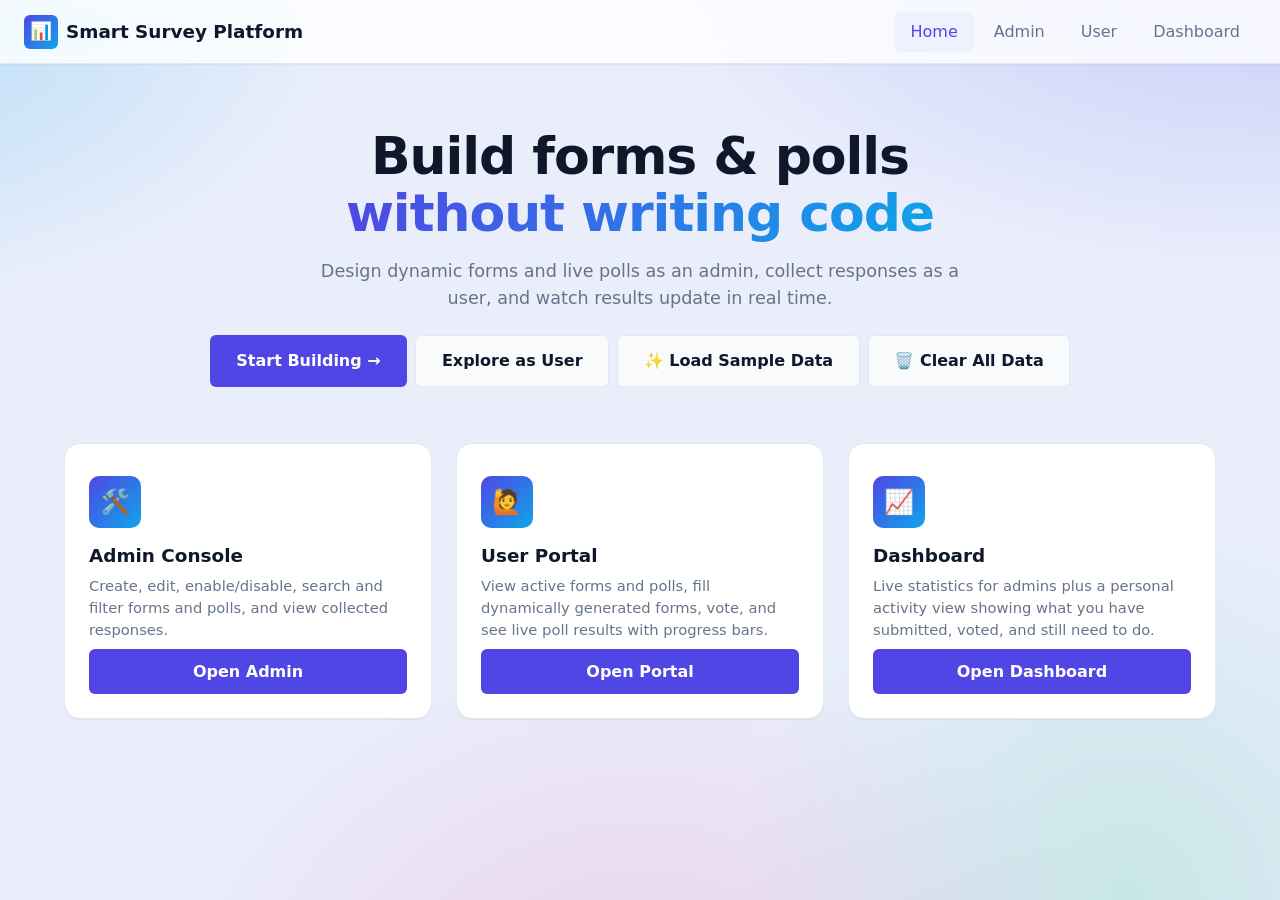
<file: index.html>
<!DOCTYPE html>
<html lang="en" data-theme="light">
  <head>
    <meta charset="UTF-8" />
    <meta name="viewport" content="width=device-width, initial-scale=1.0" />
    <title>Smart Survey, Forms &amp; Polling Platform</title>
    <link rel="stylesheet" href="shared/css/style.css" />
  </head>
  <body>
    <!-- Top navigation shared across pages -->
    <header class="navbar">
      <a class="navbar__brand" href="index.html">
        <span class="navbar__logo" aria-hidden="true">📊</span>
        <span>Smart Survey Platform</span>
      </a>
      <nav class="navbar__links" aria-label="Primary">
        <a class="navbar__link" href="index.html" data-nav>Home</a>
        <a class="navbar__link" href="admin/html/admin.html" data-nav>Admin</a>
        <a class="navbar__link" href="user/html/user.html" data-nav>User</a>
        <a class="navbar__link" href="dashboard/html/dashboard.html" data-nav>Dashboard</a>
      </nav>
    </header>

    <main class="page">
      <!-- Hero -->
      <section class="hero">
        <h1 class="hero__title">
          Build forms &amp; polls
          <span class="hero__accent">without writing code</span>
        </h1>
        <p class="hero__subtitle">
          Design dynamic forms and live polls as an admin, collect responses as
          a user, and watch results update in real time.
        </p>
        <div class="hero__actions">
          <a class="btn btn--primary btn--lg" href="admin/html/admin.html">Start Building →</a>
          <a class="btn btn--secondary btn--lg" href="user/html/user.html">Explore as User</a>
          <button class="btn btn--secondary btn--lg" type="button" id="loadSampleBtn">
            ✨ Load Sample Data
          </button>
          <button class="btn btn--secondary btn--lg" type="button" id="clearDataBtn">
            🗑️ Clear All Data
          </button>
        </div>
      </section>

      <!-- Feature / destination cards -->
      <section class="tile-grid" aria-label="Choose a section">
        <article class="tile">
          <span class="tile__icon" aria-hidden="true">🛠️</span>
          <h3 class="tile__title">Admin Console</h3>
          <p class="tile__desc">
            Create, edit, enable/disable, search and filter forms and polls,
            and view collected responses.
          </p>
          <a class="btn btn--primary btn--block" href="admin/html/admin.html">Open Admin</a>
        </article>

        <article class="tile">
          <span class="tile__icon" aria-hidden="true">🙋</span>
          <h3 class="tile__title">User Portal</h3>
          <p class="tile__desc">
            View active forms and polls, fill dynamically generated forms,
            vote, and see live poll results with progress bars.
          </p>
          <a class="btn btn--primary btn--block" href="user/html/user.html">Open Portal</a>
        </article>

        <article class="tile">
          <span class="tile__icon" aria-hidden="true">📈</span>
          <h3 class="tile__title">Dashboard</h3>
          <p class="tile__desc">
            Live statistics for admins plus a personal activity view showing
            what you have submitted, voted, and still need to do.
          </p>
          <a class="btn btn--primary btn--block" href="dashboard/html/dashboard.html">Open Dashboard</a>
        </article>
      </section>
    </main>

    <!-- Home controller (imports app.js for the shared shell). -->
    <script type="module" src="shared/js/home.js"></script>
  </body>
</html>
</file>
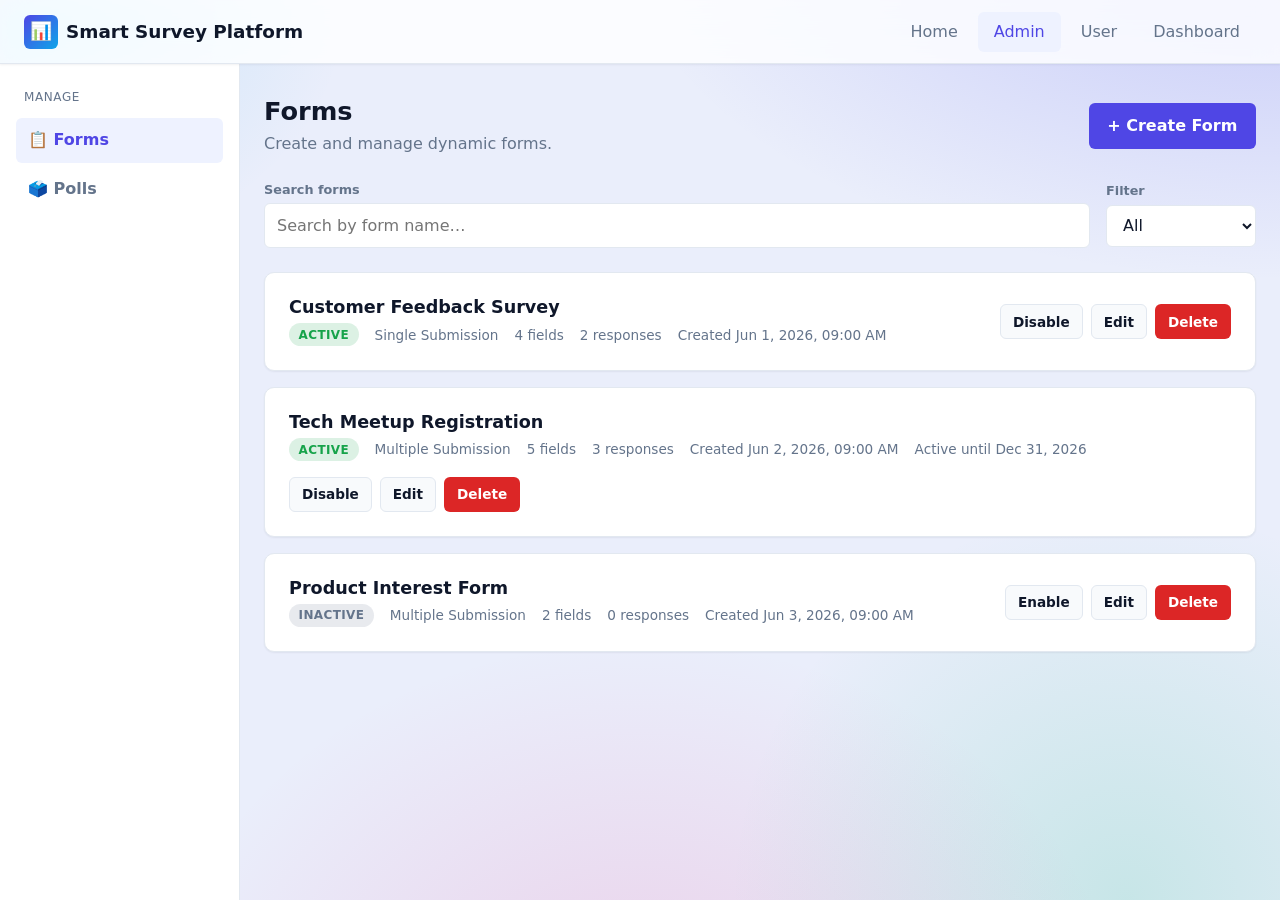
<file: admin.html>
<!DOCTYPE html>
<html lang="en" data-theme="light">
  <head>
    <meta charset="UTF-8" />
    <meta name="viewport" content="width=device-width, initial-scale=1.0" />
    <title>Admin Console · Smart Survey Platform</title>
    <link rel="stylesheet" href="css/style.css" />
    <link rel="stylesheet" href="css/admin.css" />
  </head>
  <body>
    <header class="navbar">
      <a class="navbar__brand" href="index.html">
        <span class="navbar__logo" aria-hidden="true">📊</span>
        <span>Smart Survey Platform</span>
      </a>
      <nav class="navbar__links" aria-label="Primary">
        <a class="navbar__link" href="index.html" data-nav>Home</a>
        <a class="navbar__link" href="admin.html" data-nav>Admin</a>
        <a class="navbar__link" href="user.html" data-nav>User</a>
        <a class="navbar__link" href="dashboard.html" data-nav>Dashboard</a>
      </nav>
    </header>

    <div class="admin-shell">
      <!-- Sidebar navigation between Forms and Polls management -->
      <aside class="sidebar" aria-label="Admin sections">
        <span class="sidebar__heading">Manage</span>
        <button class="sidebar__item" type="button" data-view="forms">
          📋 Forms
        </button>
        <button class="sidebar__item" type="button" data-view="polls">
          🗳️ Polls
        </button>
      </aside>

      <main class="admin-content">
        <!-- Forms panel -->
        <section data-view-panel="forms" aria-label="Manage forms">
          <div class="page__header">
            <div>
              <h1 class="page__title">Forms</h1>
              <p class="page__subtitle">Create and manage dynamic forms.</p>
            </div>
            <button class="btn btn--primary" type="button" id="createFormBtn">
              + Create Form
            </button>
          </div>

          <div class="toolbar">
            <label class="toolbar__search labeled">
              <span class="labeled__caption">Search forms</span>
              <input
                class="form-control"
                type="search"
                id="formSearch"
                placeholder="Search by form name…"
              />
            </label>
            <label class="toolbar__filter labeled">
              <span class="labeled__caption">Filter</span>
              <select class="form-control" id="formFilter"></select>
            </label>
          </div>

          <div class="list" id="formsList"></div>
        </section>

        <!-- Polls panel -->
        <section data-view-panel="polls" aria-label="Manage polls" hidden>
          <div class="page__header">
            <div>
              <h1 class="page__title">Polls</h1>
              <p class="page__subtitle">Create and manage polls.</p>
            </div>
            <button class="btn btn--primary" type="button" id="createPollBtn">
              + Create Poll
            </button>
          </div>

          <div class="toolbar">
            <label class="toolbar__search labeled">
              <span class="labeled__caption">Search polls</span>
              <input
                class="form-control"
                type="search"
                id="pollSearch"
                placeholder="Search by question…"
              />
            </label>
            <label class="toolbar__filter labeled">
              <span class="labeled__caption">Filter</span>
              <select class="form-control" id="pollFilter"></select>
            </label>
          </div>

          <div class="list" id="pollsList"></div>
        </section>
      </main>
    </div>

    <!-- app.js is imported by admin.js, so the shared shell initialises too. -->
    <script type="module" src="js/admin.js"></script>
  </body>
</html>
</file>
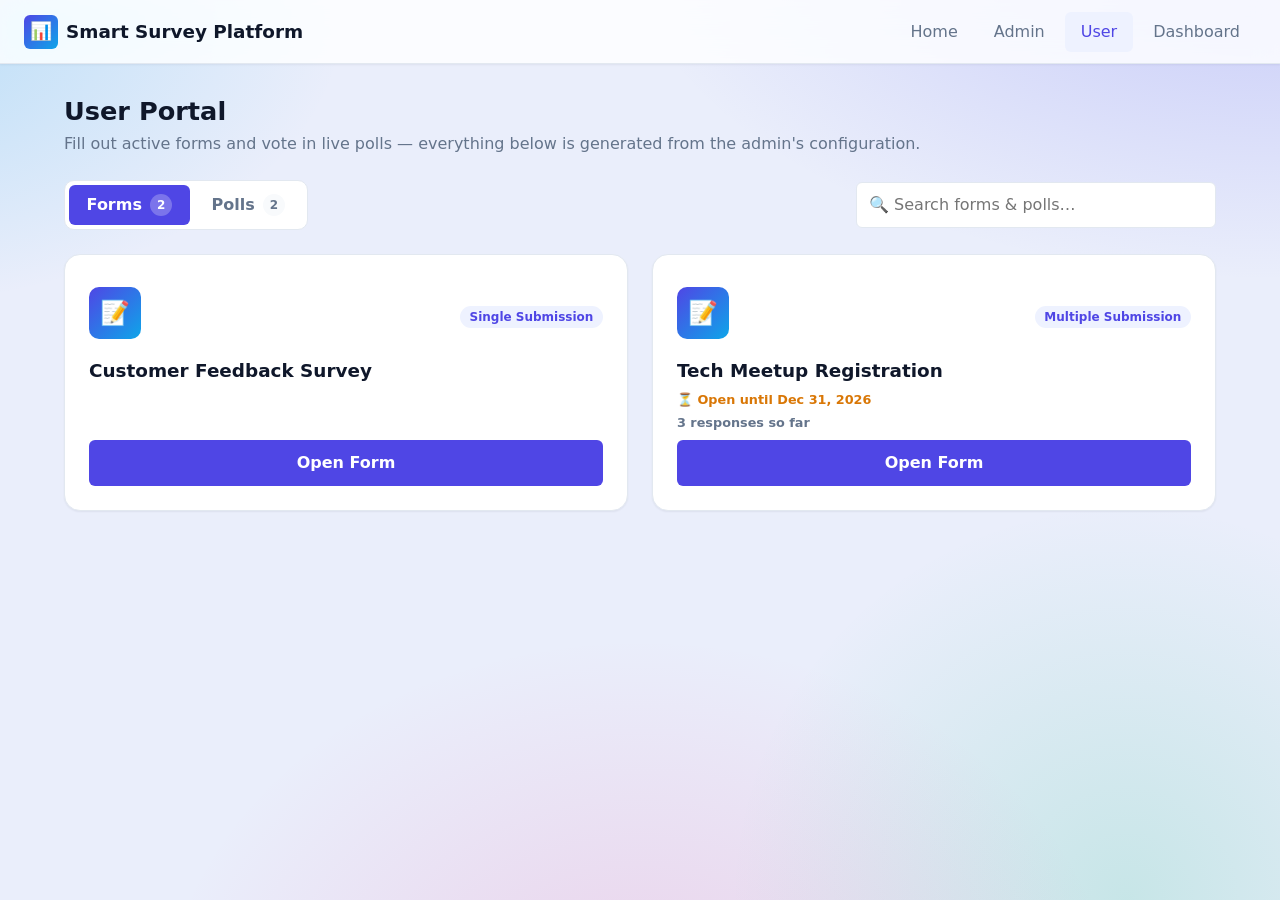
<file: user.html>
<!DOCTYPE html>
<html lang="en" data-theme="light">
  <head>
    <meta charset="UTF-8" />
    <meta name="viewport" content="width=device-width, initial-scale=1.0" />
    <title>User Portal · Smart Survey Platform</title>
    <link rel="stylesheet" href="css/style.css" />
    <link rel="stylesheet" href="css/user.css" />
  </head>
  <body>
    <header class="navbar">
      <a class="navbar__brand" href="index.html">
        <span class="navbar__logo" aria-hidden="true">📊</span>
        <span>Smart Survey Platform</span>
      </a>
      <nav class="navbar__links" aria-label="Primary">
        <a class="navbar__link" href="index.html" data-nav>Home</a>
        <a class="navbar__link" href="admin.html" data-nav>Admin</a>
        <a class="navbar__link" href="user.html" data-nav>User</a>
        <a class="navbar__link" href="dashboard.html" data-nav>Dashboard</a>
      </nav>
    </header>

    <main class="page">
      <div class="page__header">
        <div>
          <h1 class="page__title">User Portal</h1>
          <p class="page__subtitle">
            Fill out active forms and vote in live polls — everything below is
            generated from the admin's configuration.
          </p>
        </div>
      </div>

      <!-- Toolbar: tabs (with live counts) + instant search -->
      <div class="user-toolbar">
        <div class="tabs" role="tablist" aria-label="User sections">
          <button class="tab" type="button" role="tab" data-user-view="forms">
            Forms <span class="tab__count" id="formsCount">0</span>
          </button>
          <button class="tab" type="button" role="tab" data-user-view="polls">
            Polls <span class="tab__count" id="pollsCount">0</span>
          </button>
        </div>

        <label class="user-search">
          <span class="visually-hidden">Search forms and polls</span>
          <input
            class="form-control"
            type="search"
            id="userSearch"
            placeholder="🔍 Search forms &amp; polls…"
          />
        </label>
      </div>

      <!-- Active forms -->
      <section data-user-panel="forms" aria-label="Active forms">
        <div class="tile-grid" id="userFormsList"></div>
      </section>

      <!-- Active polls -->
      <section data-user-panel="polls" aria-label="Active polls" hidden>
        <div class="poll-list" id="userPollsList"></div>
      </section>
    </main>

    <script type="module" src="js/user.js"></script>
  </body>
</html>
</file>
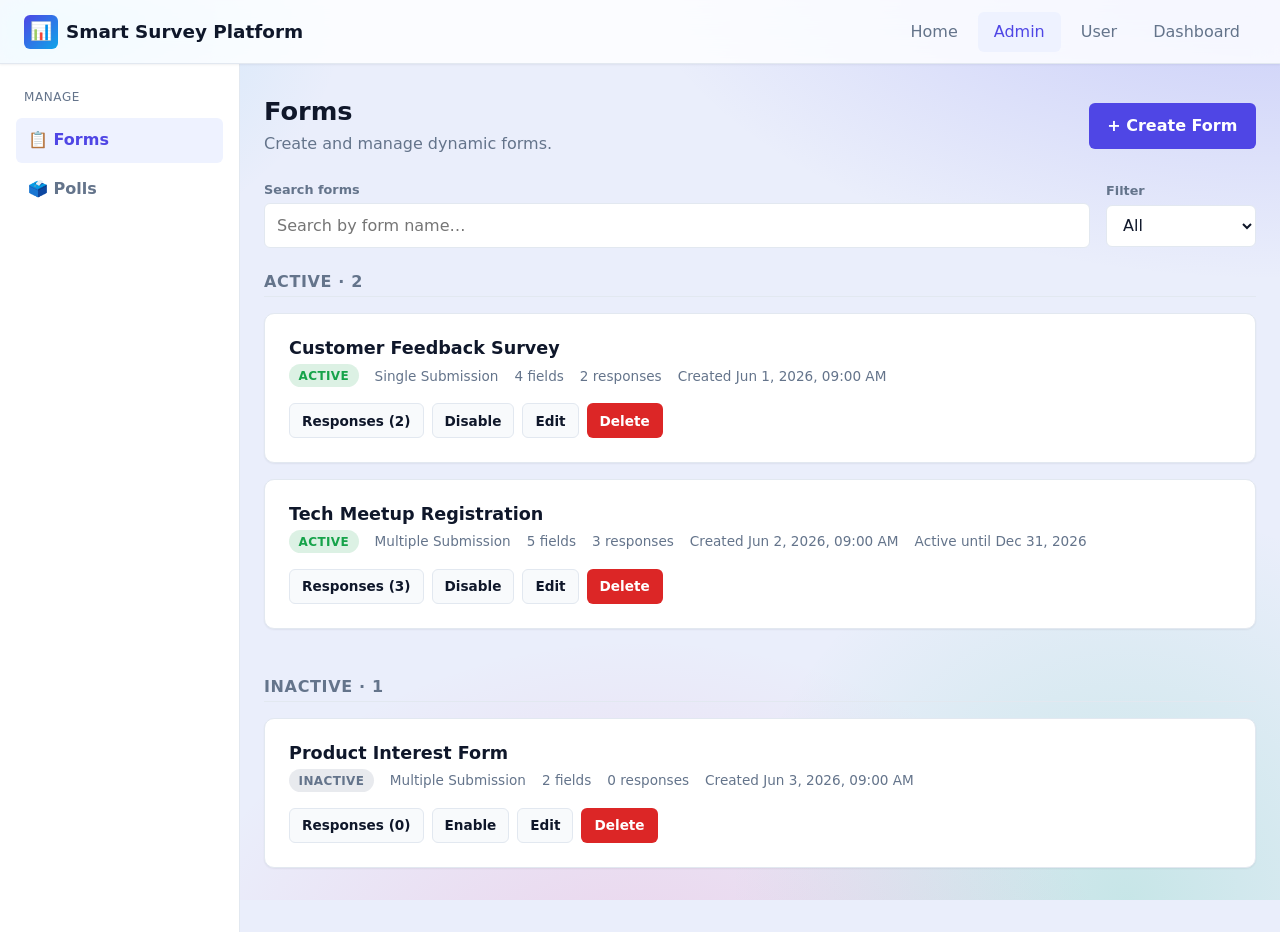
<file: admin/html/admin.html>
<!DOCTYPE html>
<html lang="en" data-theme="light">
  <head>
    <meta charset="UTF-8" />
    <meta name="viewport" content="width=device-width, initial-scale=1.0" />
    <title>Admin Console · Smart Survey Platform</title>
    <link rel="stylesheet" href="../../shared/css/style.css" />
    <link rel="stylesheet" href="../css/admin.css" />
  </head>
  <body>
    <header class="navbar">
      <a class="navbar__brand" href="../../index.html">
        <span class="navbar__logo" aria-hidden="true">📊</span>
        <span>Smart Survey Platform</span>
      </a>
      <nav class="navbar__links" aria-label="Primary">
        <a class="navbar__link" href="../../index.html" data-nav>Home</a>
        <a class="navbar__link" href="admin.html" data-nav>Admin</a>
        <a class="navbar__link" href="../../user/html/user.html" data-nav>User</a>
        <a class="navbar__link" href="../../dashboard/html/dashboard.html" data-nav>Dashboard</a>
      </nav>
    </header>

    <div class="admin-shell">
      <!-- Sidebar navigation between Forms and Polls management -->
      <aside class="sidebar" aria-label="Admin sections">
        <span class="sidebar__heading">Manage</span>
        <button class="sidebar__item" type="button" data-view="forms">
          📋 Forms
        </button>
        <button class="sidebar__item" type="button" data-view="polls">
          🗳️ Polls
        </button>
      </aside>

      <main class="admin-content">
        <!-- Forms panel -->
        <section data-view-panel="forms" aria-label="Manage forms">
          <div class="page__header">
            <div>
              <h1 class="page__title">Forms</h1>
              <p class="page__subtitle">Create and manage dynamic forms.</p>
            </div>
            <button class="btn btn--primary" type="button" id="createFormBtn">
              + Create Form
            </button>
          </div>

          <div class="toolbar">
            <label class="toolbar__search labeled">
              <span class="labeled__caption">Search forms</span>
              <input
                class="form-control"
                type="search"
                id="formSearch"
                placeholder="Search by form name…"
              />
            </label>
            <label class="toolbar__filter labeled">
              <span class="labeled__caption">Filter</span>
              <select class="form-control" id="formFilter"></select>
            </label>
          </div>

          <div class="list" id="formsList"></div>
        </section>

        <!-- Polls panel -->
        <section data-view-panel="polls" aria-label="Manage polls" hidden>
          <div class="page__header">
            <div>
              <h1 class="page__title">Polls</h1>
              <p class="page__subtitle">Create and manage polls.</p>
            </div>
            <button class="btn btn--primary" type="button" id="createPollBtn">
              + Create Poll
            </button>
          </div>

          <div class="toolbar">
            <label class="toolbar__search labeled">
              <span class="labeled__caption">Search polls</span>
              <input
                class="form-control"
                type="search"
                id="pollSearch"
                placeholder="Search by question…"
              />
            </label>
            <label class="toolbar__filter labeled">
              <span class="labeled__caption">Filter</span>
              <select class="form-control" id="pollFilter"></select>
            </label>
          </div>

          <div class="list" id="pollsList"></div>
        </section>
      </main>
    </div>

    <!-- app.js is imported by admin.js, so the shared shell initialises too. -->
    <script type="module" src="../js/admin.js"></script>
  </body>
</html>
</file>
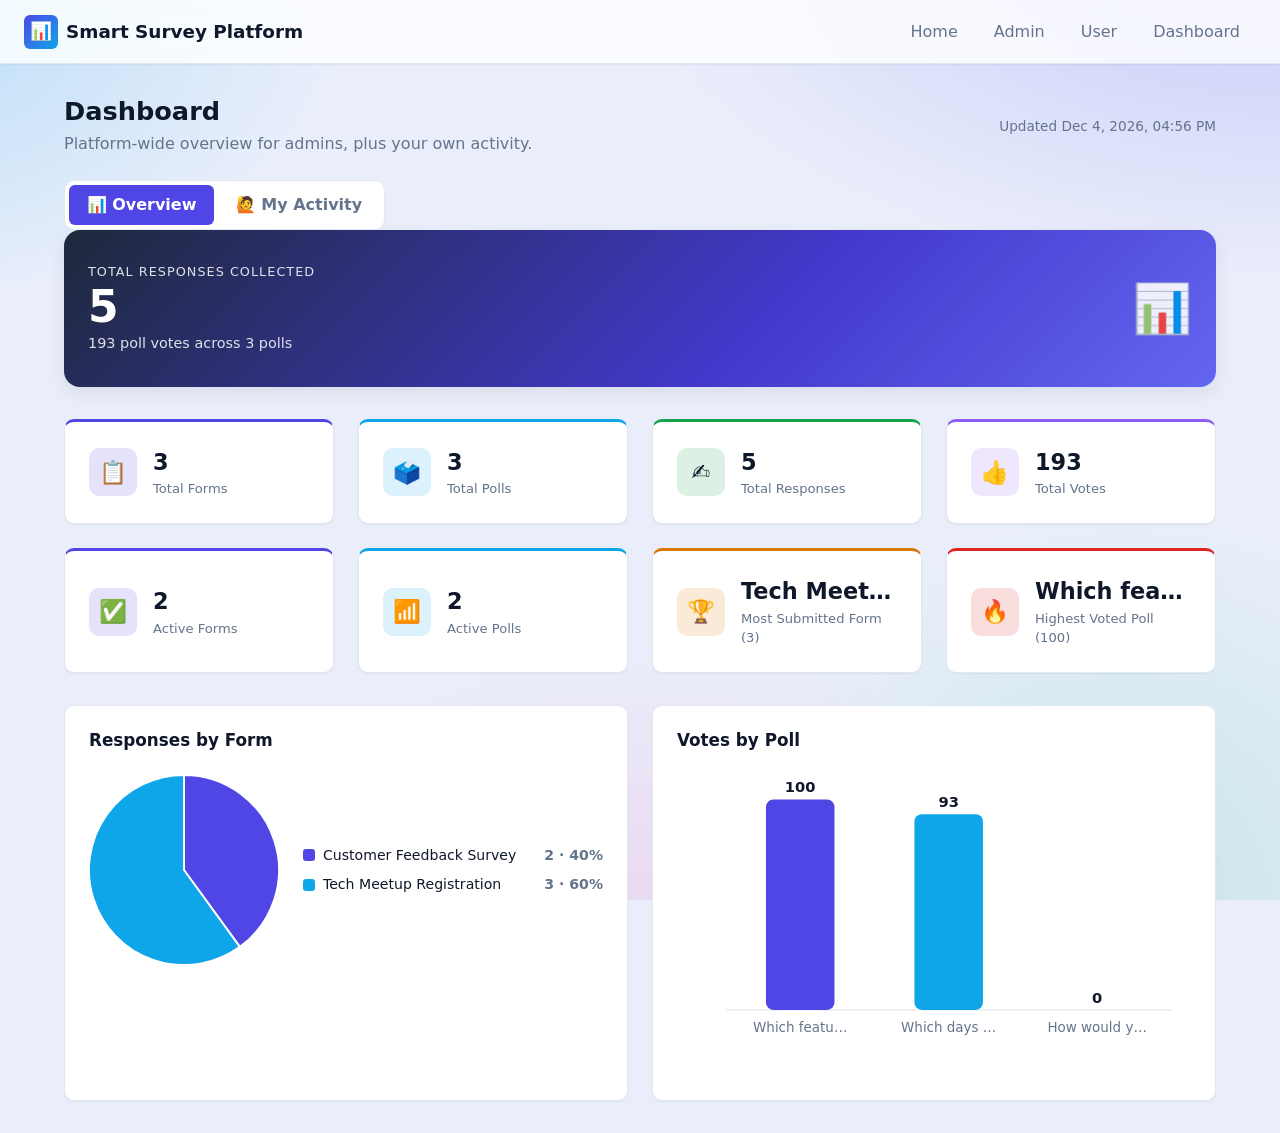
<file: dashboard/html/dashboard.html>
<!DOCTYPE html>
<html lang="en" data-theme="light">
  <head>
    <meta charset="UTF-8" />
    <meta name="viewport" content="width=device-width, initial-scale=1.0" />
    <title>Dashboard · Smart Survey Platform</title>
    <link rel="stylesheet" href="../../shared/css/style.css" />
    <link rel="stylesheet" href="../css/dashboard.css" />
  </head>
  <body>
    <header class="navbar">
      <a class="navbar__brand" href="../../index.html">
        <span class="navbar__logo" aria-hidden="true">📊</span>
        <span>Smart Survey Platform</span>
      </a>
      <nav class="navbar__links" aria-label="Primary">
        <a class="navbar__link" href="../../index.html" data-nav>Home</a>
        <a class="navbar__link" href="../../admin/html/admin.html" data-nav>Admin</a>
        <a class="navbar__link" href="../../user/html/user.html" data-nav>User</a>
        <a class="navbar__link" href="dashboard.html" data-nav>Dashboard</a>
      </nav>
    </header>

    <main class="page">
      <div class="page__header">
        <div>
          <h1 class="page__title">Dashboard</h1>
          <p class="page__subtitle">
            Platform-wide overview for admins, plus your own activity.
          </p>
        </div>
        <span class="dashboard__refreshed" id="refreshedAt"></span>
      </div>

      <!-- Switch between the admin overview and the user's own activity -->
      <div class="tabs" role="tablist" aria-label="Dashboard views">
        <button class="tab" type="button" role="tab" data-dash-view="overview">
          📊 Overview
        </button>
        <button class="tab" type="button" role="tab" data-dash-view="me">
          🙋 My Activity
        </button>
      </div>

      <!-- Admin overview -->
      <section data-dash-panel="overview" aria-label="Admin overview">
        <section class="dash-banner" aria-label="Summary">
          <div class="dash-banner__content">
            <span class="dash-banner__label">Total Responses Collected</span>
            <span class="dash-banner__value" id="bannerValue">0</span>
            <span class="dash-banner__meta" id="bannerMeta"></span>
          </div>
          <span class="dash-banner__icon" aria-hidden="true">📊</span>
        </section>

        <section class="stats-grid" id="statsGrid" aria-label="Key statistics"></section>

        <section class="chart-grid" aria-label="Charts">
          <article class="chart-card">
            <h3 class="chart-card__title">Responses by Form</h3>
            <div class="chart-card__body" id="pieChart"></div>
          </article>
          <article class="chart-card">
            <h3 class="chart-card__title">Votes by Poll</h3>
            <div class="chart-card__body" id="barChart"></div>
          </article>
        </section>
      </section>

      <!-- User's own activity -->
      <section data-dash-panel="me" aria-label="My activity" hidden>
        <section class="dash-banner dash-banner--user" aria-label="My summary">
          <div class="dash-banner__content">
            <span class="dash-banner__label">Forms You've Submitted</span>
            <span class="dash-banner__value" id="myBannerValue">0</span>
            <span class="dash-banner__meta" id="myBannerMeta"></span>
          </div>
          <span class="dash-banner__icon" aria-hidden="true">🙋</span>
        </section>

        <section class="stats-grid" id="myStatsGrid" aria-label="My statistics"></section>

        <section class="chart-grid" aria-label="Things to do">
          <article class="chart-card">
            <h3 class="chart-card__title">Forms left to fill</h3>
            <div id="pendingForms"></div>
          </article>
          <article class="chart-card">
            <h3 class="chart-card__title">Polls left to vote</h3>
            <div id="pendingPolls"></div>
          </article>
        </section>
      </section>
    </main>

    <script type="module" src="../js/dashboard.js"></script>
  </body>
</html>
</file>
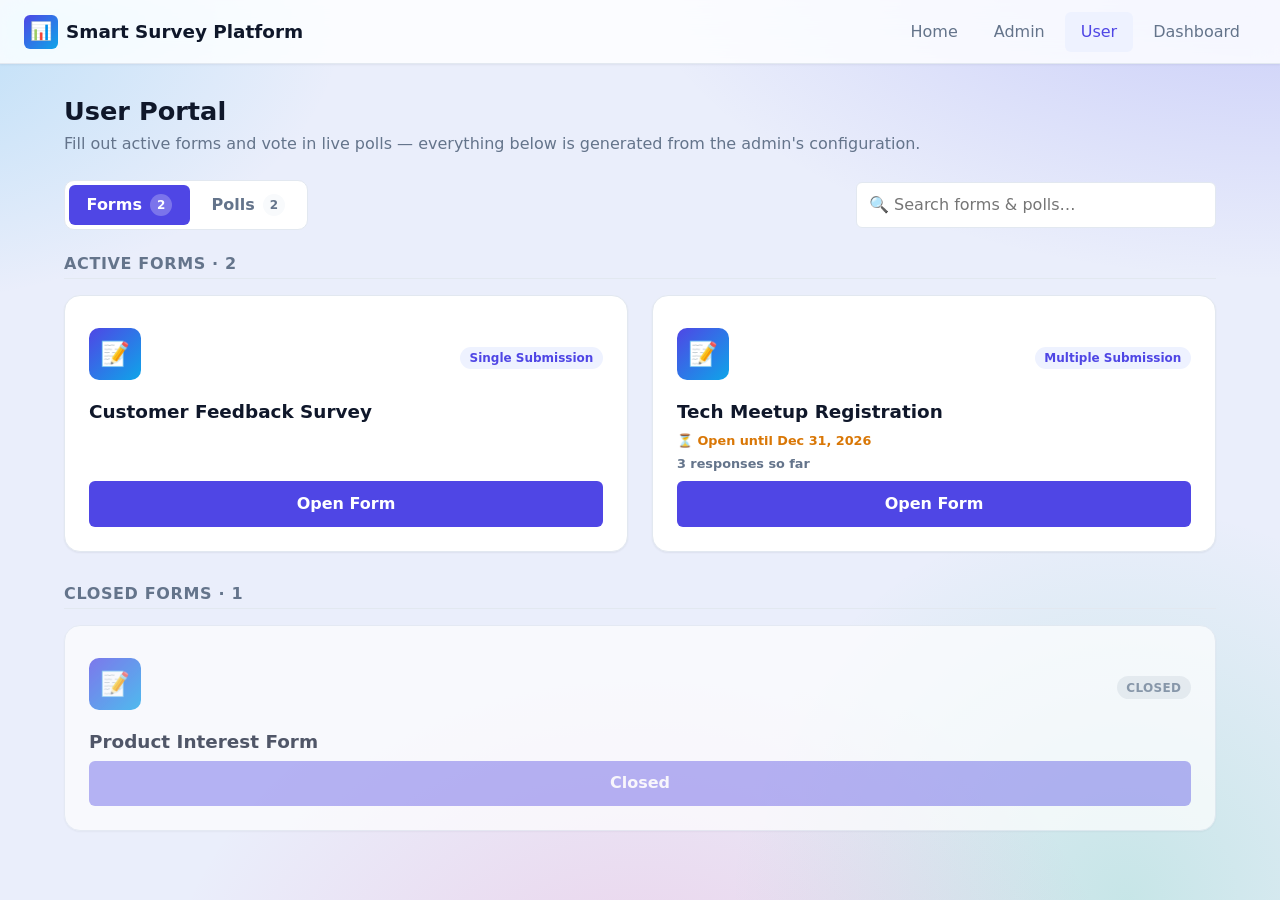
<file: user/html/user.html>
<!DOCTYPE html>
<html lang="en" data-theme="light">
  <head>
    <meta charset="UTF-8" />
    <meta name="viewport" content="width=device-width, initial-scale=1.0" />
    <title>User Portal · Smart Survey Platform</title>
    <link rel="stylesheet" href="../../shared/css/style.css" />
    <link rel="stylesheet" href="../css/user.css" />
  </head>
  <body>
    <header class="navbar">
      <a class="navbar__brand" href="../../index.html">
        <span class="navbar__logo" aria-hidden="true">📊</span>
        <span>Smart Survey Platform</span>
      </a>
      <nav class="navbar__links" aria-label="Primary">
        <a class="navbar__link" href="../../index.html" data-nav>Home</a>
        <a class="navbar__link" href="../../admin/html/admin.html" data-nav>Admin</a>
        <a class="navbar__link" href="user.html" data-nav>User</a>
        <a class="navbar__link" href="../../dashboard/html/dashboard.html" data-nav>Dashboard</a>
      </nav>
    </header>

    <main class="page">
      <div class="page__header">
        <div>
          <h1 class="page__title">User Portal</h1>
          <p class="page__subtitle">
            Fill out active forms and vote in live polls — everything below is
            generated from the admin's configuration.
          </p>
        </div>
      </div>

      <!-- Toolbar: tabs (with live counts) + instant search -->
      <div class="user-toolbar">
        <div class="tabs" role="tablist" aria-label="User sections">
          <button class="tab" type="button" role="tab" data-user-view="forms">
            Forms <span class="tab__count" id="formsCount">0</span>
          </button>
          <button class="tab" type="button" role="tab" data-user-view="polls">
            Polls <span class="tab__count" id="pollsCount">0</span>
          </button>
        </div>

        <label class="user-search">
          <span class="visually-hidden">Search forms and polls</span>
          <input
            class="form-control"
            type="search"
            id="userSearch"
            placeholder="🔍 Search forms &amp; polls…"
          />
        </label>
      </div>

      <!-- Forms (grouped into Active and Closed sections by user.js) -->
      <section data-user-panel="forms" aria-label="Forms">
        <div class="user-lists" id="userFormsList"></div>
      </section>

      <!-- Polls (grouped into Active and Closed sections by user.js) -->
      <section data-user-panel="polls" aria-label="Polls" hidden>
        <div class="user-lists" id="userPollsList"></div>
      </section>
    </main>

    <script type="module" src="../js/user.js"></script>
  </body>
</html>
</file>
<file: shared/css/style.css>
/* =============================================================================
   style.css - Global styles shared across every page.
   Uses CSS variables (theming), Flexbox/Grid, and reusable class-based rules.
   ============================================================================= */

/* ---- Design tokens (light theme defaults) -------------------------------- */
:root {
  /* Colour palette */
  --color-primary: #4f46e5;
  --color-primary-dark: #4338ca;
  --color-primary-soft: #eef2ff;
  --color-info: #0ea5e9;
  --color-success: #16a34a;
  --color-warning: #d97706;
  --color-danger: #dc2626;

  /* Surfaces & text */
  --color-bg: #eaeefb;
  --color-surface: #ffffff;
  --color-surface-alt: #f8fafc;
  --color-border: #e2e8f0;
  --color-text: #0f172a;
  --color-text-muted: #64748b;

  /* Spacing scale */
  --space-xs: 0.25rem;
  --space-sm: 0.5rem;
  --space-md: 1rem;
  --space-lg: 1.5rem;
  --space-xl: 2rem;

  /* Radii & shadows */
  --radius-sm: 6px;
  --radius-md: 10px;
  --radius-lg: 16px;
  --shadow-sm: 0 1px 2px rgba(15, 23, 42, 0.06);
  --shadow-md: 0 6px 18px rgba(15, 23, 42, 0.08);
  --shadow-lg: 0 20px 40px rgba(15, 23, 42, 0.18);

  /* Layout */
  --navbar-height: 64px;
  --sidebar-width: 240px;
  --transition: 180ms ease;
  --font-sans: 'Segoe UI', system-ui, -apple-system, Roboto, Arial, sans-serif;
}

/* ---- Reset --------------------------------------------------------------- */
*,
*::before,
*::after {
  box-sizing: border-box;
  margin: 0;
  padding: 0;
}

html {
  font-size: 16px;
}

body {
  font-family: var(--font-sans);
  background-color: var(--color-bg);
  /* Colourful ambient gradient mesh so the page is never flat white. */
  background-image:
    radial-gradient(75rem 40rem at 100% -8%, rgba(99, 102, 241, 0.28), transparent 55%),
    radial-gradient(60rem 35rem at -12% 2%, rgba(14, 165, 233, 0.24), transparent 52%),
    radial-gradient(55rem 45rem at 50% 115%, rgba(236, 72, 153, 0.18), transparent 55%),
    radial-gradient(45rem 45rem at 88% 100%, rgba(16, 185, 129, 0.16), transparent 55%);
  background-attachment: fixed;
  color: var(--color-text);
  line-height: 1.5;
  min-height: 100vh;
  transition: background-color var(--transition), color var(--transition);
}

h1, h2, h3, h4 {
  line-height: 1.25;
  font-weight: 700;
}

a {
  color: inherit;
  text-decoration: none;
}

ul {
  list-style: none;
}

/* ---- Navbar -------------------------------------------------------------- */
.navbar {
  height: var(--navbar-height);
  background-color: color-mix(in srgb, var(--color-surface) 82%, transparent);
  backdrop-filter: saturate(180%) blur(12px);
  border-bottom: 1px solid var(--color-border);
  display: flex;
  align-items: center;
  justify-content: space-between;
  padding: 0 var(--space-lg);
  position: sticky;
  top: 0;
  z-index: 40;
  box-shadow: var(--shadow-sm);
}

.navbar__brand {
  display: flex;
  align-items: center;
  gap: var(--space-sm);
  font-weight: 700;
  font-size: 1.15rem;
}

.navbar__logo {
  width: 34px;
  height: 34px;
  display: grid;
  place-items: center;
  border-radius: var(--radius-sm);
  background: linear-gradient(135deg, var(--color-primary), var(--color-info));
  color: #fff;
  font-size: 1.1rem;
}

.navbar__links {
  display: flex;
  align-items: center;
  gap: var(--space-xs);
}

.navbar__link {
  padding: var(--space-sm) var(--space-md);
  border-radius: var(--radius-sm);
  color: var(--color-text-muted);
  font-weight: 500;
  transition: background-color var(--transition), color var(--transition);
}

.navbar__link:hover {
  background-color: var(--color-surface-alt);
  color: var(--color-text);
}

.navbar__link.is-active {
  background-color: var(--color-primary-soft);
  color: var(--color-primary);
}

/* ---- Buttons ------------------------------------------------------------- */
.btn {
  --btn-bg: var(--color-surface-alt);
  --btn-fg: var(--color-text);
  display: inline-flex;
  align-items: center;
  justify-content: center;
  gap: var(--space-xs);
  padding: 0.6rem 1.1rem;
  border: 1px solid transparent;
  border-radius: var(--radius-sm);
  background-color: var(--btn-bg);
  color: var(--btn-fg);
  font: inherit;
  font-weight: 600;
  cursor: pointer;
  transition: transform var(--transition), background-color var(--transition),
    box-shadow var(--transition), opacity var(--transition);
}

.btn:hover {
  transform: translateY(-1px);
  box-shadow: var(--shadow-sm);
}

.btn:active {
  transform: translateY(0);
}

.btn:disabled {
  opacity: 0.55;
  cursor: not-allowed;
  transform: none;
  box-shadow: none;
}

.btn--primary {
  --btn-bg: var(--color-primary);
  --btn-fg: #fff;
}
.btn--primary:hover {
  --btn-bg: var(--color-primary-dark);
}

.btn--secondary {
  --btn-bg: var(--color-surface-alt);
  --btn-fg: var(--color-text);
  border-color: var(--color-border);
}

.btn--danger {
  --btn-bg: var(--color-danger);
  --btn-fg: #fff;
}

.btn--sm {
  padding: 0.4rem 0.75rem;
  font-size: 0.85rem;
}

.btn--block {
  width: 100%;
}

.btn--icon {
  padding: 0.35rem 0.55rem;
  --btn-bg: transparent;
  border-color: var(--color-border);
  font-size: 0.9rem;
  line-height: 1;
}

.btn--icon.btn--danger {
  border-color: transparent;
}

/* ---- Form controls ------------------------------------------------------- */
.form-control {
  width: 100%;
  padding: 0.6rem 0.75rem;
  border: 1px solid var(--color-border);
  border-radius: var(--radius-sm);
  background-color: var(--color-surface);
  color: var(--color-text);
  font: inherit;
  transition: border-color var(--transition), box-shadow var(--transition);
}

.form-control:focus {
  outline: none;
  border-color: var(--color-primary);
  box-shadow: 0 0 0 3px var(--color-primary-soft);
}

textarea.form-control {
  resize: vertical;
}

.labeled {
  display: flex;
  flex-direction: column;
  gap: var(--space-xs);
}

.labeled__caption {
  font-size: 0.8rem;
  font-weight: 600;
  color: var(--color-text-muted);
}

.checkbox-inline {
  display: inline-flex;
  align-items: center;
  gap: var(--space-xs);
  cursor: pointer;
}

/* Radio / checkbox groups shared by builder and rendered forms */
.choice-group {
  display: flex;
  flex-direction: column;
  gap: var(--space-sm);
}

.choice {
  display: flex;
  align-items: center;
  gap: var(--space-sm);
  padding: 0.5rem 0.75rem;
  border: 1px solid var(--color-border);
  border-radius: var(--radius-sm);
  cursor: pointer;
  transition: border-color var(--transition), background-color var(--transition);
}

.choice:hover {
  border-color: var(--color-primary);
  background-color: var(--color-surface-alt);
}

/* ---- Rendered dynamic form fields --------------------------------------- */
.form-field {
  display: flex;
  flex-direction: column;
  gap: var(--space-xs);
  margin-bottom: var(--space-md);
}

.form-field__label {
  font-weight: 600;
  font-size: 0.9rem;
}

.form-field__error {
  color: var(--color-danger);
  font-size: 0.8rem;
  min-height: 1rem;
}

.form-field--error .form-control,
.form-field--error .choice-group {
  border-color: var(--color-danger);
}

/* ---- Pills / status badges ---------------------------------------------- */
.pill {
  display: inline-flex;
  align-items: center;
  padding: 0.15rem 0.6rem;
  border-radius: 999px;
  font-size: 0.75rem;
  font-weight: 700;
  text-transform: uppercase;
  letter-spacing: 0.03em;
}

.pill--active {
  background-color: rgba(22, 163, 74, 0.15);
  color: var(--color-success);
}

.pill--inactive {
  background-color: rgba(100, 116, 139, 0.15);
  color: var(--color-text-muted);
}

.pill--info {
  background-color: var(--color-primary-soft);
  color: var(--color-primary);
  text-transform: none;
  letter-spacing: 0;
}

.pill--expired {
  background-color: rgba(217, 119, 6, 0.16);
  color: var(--color-warning);
}

/* Schedule note shown on admin form cards */
.schedule {
  color: var(--color-text-muted);
}

.schedule--expired {
  color: var(--color-warning);
  font-weight: 600;
}

/* ---- Tabs (shared: user portal + dashboard) ----------------------------- */
.tabs {
  display: inline-flex;
  gap: var(--space-xs);
  padding: var(--space-xs);
  background-color: var(--color-surface);
  border: 1px solid var(--color-border);
  border-radius: var(--radius-md);
}

.tab {
  display: inline-flex;
  align-items: center;
  gap: var(--space-sm);
  padding: 0.5rem 1.1rem;
  border: none;
  border-radius: var(--radius-sm);
  background: transparent;
  color: var(--color-text-muted);
  font: inherit;
  font-weight: 600;
  cursor: pointer;
  transition: background-color var(--transition), color var(--transition);
}

.tab:hover {
  color: var(--color-text);
}

.tab.is-active {
  background-color: var(--color-primary);
  color: #fff;
}

/* Count bubble inside a tab */
.tab__count {
  display: inline-grid;
  place-items: center;
  min-width: 1.4rem;
  height: 1.4rem;
  padding: 0 0.35rem;
  border-radius: 999px;
  background-color: var(--color-surface-alt);
  color: var(--color-text-muted);
  font-size: 0.75rem;
  font-weight: 700;
}

.tab.is-active .tab__count {
  background-color: rgba(255, 255, 255, 0.25);
  color: #fff;
}

/* ---- Section groupings (admin lists + user portal) ---------------------- */
.list-group,
.user-section {
  margin-bottom: var(--space-xl);
}

.list-group__title,
.user-section__title {
  font-size: 1rem;
  color: var(--color-text-muted);
  text-transform: uppercase;
  letter-spacing: 0.04em;
  margin-bottom: var(--space-md);
  padding-bottom: var(--space-xs);
  border-bottom: 1px solid var(--color-border);
}

/* ---- Data table (admin responses viewer) -------------------------------- */
.table-wrap {
  overflow-x: auto;
}

.table-summary {
  color: var(--color-text-muted);
  font-size: 0.85rem;
  margin-bottom: var(--space-sm);
}

.data-table {
  width: 100%;
  border-collapse: collapse;
  font-size: 0.9rem;
}

.data-table th,
.data-table td {
  text-align: left;
  padding: 0.55rem 0.75rem;
  border-bottom: 1px solid var(--color-border);
  white-space: nowrap;
}

.data-table th {
  background-color: var(--color-surface-alt);
  font-weight: 700;
  position: sticky;
  top: 0;
}

.data-table tbody tr:hover {
  background-color: var(--color-surface-alt);
}

/* ---- Cards / lists ------------------------------------------------------- */
.page {
  max-width: 1200px;
  margin: 0 auto;
  padding: var(--space-xl) var(--space-lg);
}

.page__header {
  display: flex;
  align-items: center;
  justify-content: space-between;
  flex-wrap: wrap;
  gap: var(--space-md);
  margin-bottom: var(--space-lg);
}

.page__title {
  font-size: 1.6rem;
}

.page__subtitle {
  color: var(--color-text-muted);
  margin-top: var(--space-xs);
}

.empty-state {
  padding: var(--space-xl);
  text-align: center;
  color: var(--color-text-muted);
  background-color: var(--color-surface);
  border: 1px dashed var(--color-border);
  border-radius: var(--radius-md);
}

/* ---- Hero (landing) ------------------------------------------------------ */
.hero {
  position: relative;
  text-align: center;
  padding: var(--space-xl) var(--space-md) var(--space-lg);
  margin-bottom: var(--space-xl);
}

.hero__title {
  font-size: clamp(2rem, 5vw, 3.25rem);
  line-height: 1.1;
  letter-spacing: -0.02em;
  margin: 0 auto var(--space-md);
  max-width: 18ch;
}

/* Gradient-filled keyword inside the hero title */
.hero__accent {
  background: linear-gradient(120deg, var(--color-primary), var(--color-info));
  -webkit-background-clip: text;
  background-clip: text;
  -webkit-text-fill-color: transparent;
  color: transparent;
}

.hero__subtitle {
  color: var(--color-text-muted);
  font-size: 1.1rem;
  max-width: 60ch;
  margin: 0 auto var(--space-lg);
}

.hero__actions {
  display: flex;
  justify-content: center;
  flex-wrap: wrap;
  gap: var(--space-sm);
}

.btn--lg {
  padding: 0.8rem 1.6rem;
  font-size: 1rem;
}

/* ---- Shared tile / feature cards ---------------------------------------- */
.tile-grid {
  display: grid;
  grid-template-columns: repeat(auto-fit, minmax(280px, 1fr));
  gap: var(--space-lg);
}

.tile {
  position: relative;
  display: flex;
  flex-direction: column;
  gap: var(--space-sm);
  padding: var(--space-xl) var(--space-lg) var(--space-lg);
  background-color: var(--color-surface);
  border: 1px solid var(--color-border);
  border-radius: var(--radius-lg);
  box-shadow: var(--shadow-sm);
  overflow: hidden;
  transition: box-shadow var(--transition), transform var(--transition),
    border-color var(--transition);
}

/* Accent bar that reveals on hover */
.tile::before {
  content: '';
  position: absolute;
  inset: 0 0 auto 0;
  height: 4px;
  background: linear-gradient(90deg, var(--color-primary), var(--color-info));
  transform: scaleX(0);
  transform-origin: left;
  transition: transform var(--transition);
}

.tile:hover {
  box-shadow: var(--shadow-md);
  transform: translateY(-4px);
  border-color: transparent;
}

.tile:hover::before {
  transform: scaleX(1);
}

/* Circular gradient icon badge for feature cards */
.tile__icon {
  width: 52px;
  height: 52px;
  display: grid;
  place-items: center;
  border-radius: var(--radius-md);
  font-size: 1.5rem;
  background: linear-gradient(135deg, var(--color-primary), var(--color-info));
  color: #fff;
  margin-bottom: var(--space-sm);
}

.tile__title {
  font-size: 1.15rem;
}

.tile__desc {
  color: var(--color-text-muted);
  font-size: 0.92rem;
  flex: 1;
}

.tile .btn {
  margin-top: auto;
}

/* ---- Toolbar (search + filter) ------------------------------------------ */
.toolbar {
  display: flex;
  flex-wrap: wrap;
  align-items: center;
  gap: var(--space-md);
  margin-bottom: var(--space-lg);
}

.toolbar__search {
  flex: 1 1 240px;
}

.toolbar__filter {
  flex: 0 0 auto;
  min-width: 150px;
}

/* ---- Modal --------------------------------------------------------------- */
.modal-overlay {
  position: fixed;
  inset: 0;
  background-color: rgba(15, 23, 42, 0.55);
  display: grid;
  place-items: center;
  padding: var(--space-lg);
  z-index: 60;
  opacity: 0;
  transition: opacity var(--transition);
}

.modal-overlay--visible {
  opacity: 1;
}

.modal__dialog {
  width: min(720px, 100%);
  max-height: 90vh;
  display: flex;
  flex-direction: column;
  background-color: var(--color-surface);
  border-radius: var(--radius-lg);
  box-shadow: var(--shadow-lg);
  transform: translateY(12px) scale(0.98);
  transition: transform var(--transition);
}

.modal-overlay--visible .modal__dialog {
  transform: translateY(0) scale(1);
}

.modal__header {
  display: flex;
  align-items: center;
  justify-content: space-between;
  padding: var(--space-lg);
  border-bottom: 1px solid var(--color-border);
}

.modal__title {
  font-size: 1.2rem;
}

.modal__body {
  padding: var(--space-lg);
  overflow-y: auto;
}

.modal__footer {
  display: flex;
  justify-content: flex-end;
  gap: var(--space-sm);
  padding: var(--space-lg);
  border-top: 1px solid var(--color-border);
}

/* ---- Toast notifications ------------------------------------------------- */
.toast-container {
  position: fixed;
  top: var(--space-lg);
  right: var(--space-lg);
  display: flex;
  flex-direction: column;
  gap: var(--space-sm);
  z-index: 80;
}

.toast {
  min-width: 240px;
  max-width: 360px;
  padding: 0.8rem 1rem;
  border-radius: var(--radius-md);
  background-color: var(--color-surface);
  color: var(--color-text);
  box-shadow: var(--shadow-md);
  border-left: 4px solid var(--color-info);
  opacity: 0;
  transform: translateX(120%);
  transition: transform var(--transition), opacity var(--transition);
}

.toast--visible {
  opacity: 1;
  transform: translateX(0);
}

.toast--success { border-left-color: var(--color-success); }
.toast--error { border-left-color: var(--color-danger); }
.toast--warning { border-left-color: var(--color-warning); }
.toast--info { border-left-color: var(--color-info); }

/* ---- Utility helpers ----------------------------------------------------- */
[hidden] {
  display: none !important;
}

/* ---- Responsive ---------------------------------------------------------- */
@media (max-width: 640px) {
  .navbar {
    padding: 0 var(--space-md);
  }
  .navbar__link {
    padding: var(--space-xs) var(--space-sm);
    font-size: 0.9rem;
  }
  .page {
    padding: var(--space-lg) var(--space-md);
  }
  .modal__footer {
    flex-direction: column-reverse;
  }
  .modal__footer .btn {
    width: 100%;
  }
}
</file>
<file: css/style.css>
/* =============================================================================
   style.css - Global styles shared across every page.
   Uses CSS variables (theming), Flexbox/Grid, and reusable class-based rules.
   ============================================================================= */

/* ---- Design tokens (light theme defaults) -------------------------------- */
:root {
  /* Colour palette */
  --color-primary: #4f46e5;
  --color-primary-dark: #4338ca;
  --color-primary-soft: #eef2ff;
  --color-info: #0ea5e9;
  --color-success: #16a34a;
  --color-warning: #d97706;
  --color-danger: #dc2626;

  /* Surfaces & text */
  --color-bg: #eaeefb;
  --color-surface: #ffffff;
  --color-surface-alt: #f8fafc;
  --color-border: #e2e8f0;
  --color-text: #0f172a;
  --color-text-muted: #64748b;

  /* Spacing scale */
  --space-xs: 0.25rem;
  --space-sm: 0.5rem;
  --space-md: 1rem;
  --space-lg: 1.5rem;
  --space-xl: 2rem;

  /* Radii & shadows */
  --radius-sm: 6px;
  --radius-md: 10px;
  --radius-lg: 16px;
  --shadow-sm: 0 1px 2px rgba(15, 23, 42, 0.06);
  --shadow-md: 0 6px 18px rgba(15, 23, 42, 0.08);
  --shadow-lg: 0 20px 40px rgba(15, 23, 42, 0.18);

  /* Layout */
  --navbar-height: 64px;
  --sidebar-width: 240px;
  --transition: 180ms ease;
  --font-sans: 'Segoe UI', system-ui, -apple-system, Roboto, Arial, sans-serif;
}

/* ---- Reset --------------------------------------------------------------- */
*,
*::before,
*::after {
  box-sizing: border-box;
  margin: 0;
  padding: 0;
}

html {
  font-size: 16px;
}

body {
  font-family: var(--font-sans);
  background-color: var(--color-bg);
  /* Colourful ambient gradient mesh so the page is never flat white. */
  background-image:
    radial-gradient(75rem 40rem at 100% -8%, rgba(99, 102, 241, 0.28), transparent 55%),
    radial-gradient(60rem 35rem at -12% 2%, rgba(14, 165, 233, 0.24), transparent 52%),
    radial-gradient(55rem 45rem at 50% 115%, rgba(236, 72, 153, 0.18), transparent 55%),
    radial-gradient(45rem 45rem at 88% 100%, rgba(16, 185, 129, 0.16), transparent 55%);
  background-attachment: fixed;
  color: var(--color-text);
  line-height: 1.5;
  min-height: 100vh;
  transition: background-color var(--transition), color var(--transition);
}

h1, h2, h3, h4 {
  line-height: 1.25;
  font-weight: 700;
}

a {
  color: inherit;
  text-decoration: none;
}

ul {
  list-style: none;
}

/* ---- Navbar -------------------------------------------------------------- */
.navbar {
  height: var(--navbar-height);
  background-color: color-mix(in srgb, var(--color-surface) 82%, transparent);
  backdrop-filter: saturate(180%) blur(12px);
  border-bottom: 1px solid var(--color-border);
  display: flex;
  align-items: center;
  justify-content: space-between;
  padding: 0 var(--space-lg);
  position: sticky;
  top: 0;
  z-index: 40;
  box-shadow: var(--shadow-sm);
}

.navbar__brand {
  display: flex;
  align-items: center;
  gap: var(--space-sm);
  font-weight: 700;
  font-size: 1.15rem;
}

.navbar__logo {
  width: 34px;
  height: 34px;
  display: grid;
  place-items: center;
  border-radius: var(--radius-sm);
  background: linear-gradient(135deg, var(--color-primary), var(--color-info));
  color: #fff;
  font-size: 1.1rem;
}

.navbar__links {
  display: flex;
  align-items: center;
  gap: var(--space-xs);
}

.navbar__link {
  padding: var(--space-sm) var(--space-md);
  border-radius: var(--radius-sm);
  color: var(--color-text-muted);
  font-weight: 500;
  transition: background-color var(--transition), color var(--transition);
}

.navbar__link:hover {
  background-color: var(--color-surface-alt);
  color: var(--color-text);
}

.navbar__link.is-active {
  background-color: var(--color-primary-soft);
  color: var(--color-primary);
}

/* ---- Buttons ------------------------------------------------------------- */
.btn {
  --btn-bg: var(--color-surface-alt);
  --btn-fg: var(--color-text);
  display: inline-flex;
  align-items: center;
  justify-content: center;
  gap: var(--space-xs);
  padding: 0.6rem 1.1rem;
  border: 1px solid transparent;
  border-radius: var(--radius-sm);
  background-color: var(--btn-bg);
  color: var(--btn-fg);
  font: inherit;
  font-weight: 600;
  cursor: pointer;
  transition: transform var(--transition), background-color var(--transition),
    box-shadow var(--transition), opacity var(--transition);
}

.btn:hover {
  transform: translateY(-1px);
  box-shadow: var(--shadow-sm);
}

.btn:active {
  transform: translateY(0);
}

.btn:disabled {
  opacity: 0.55;
  cursor: not-allowed;
  transform: none;
  box-shadow: none;
}

.btn--primary {
  --btn-bg: var(--color-primary);
  --btn-fg: #fff;
}
.btn--primary:hover {
  --btn-bg: var(--color-primary-dark);
}

.btn--secondary {
  --btn-bg: var(--color-surface-alt);
  --btn-fg: var(--color-text);
  border-color: var(--color-border);
}

.btn--danger {
  --btn-bg: var(--color-danger);
  --btn-fg: #fff;
}

.btn--sm {
  padding: 0.4rem 0.75rem;
  font-size: 0.85rem;
}

.btn--block {
  width: 100%;
}

.btn--icon {
  padding: 0.35rem 0.55rem;
  --btn-bg: transparent;
  border-color: var(--color-border);
  font-size: 0.9rem;
  line-height: 1;
}

.btn--icon.btn--danger {
  border-color: transparent;
}

/* ---- Form controls ------------------------------------------------------- */
.form-control {
  width: 100%;
  padding: 0.6rem 0.75rem;
  border: 1px solid var(--color-border);
  border-radius: var(--radius-sm);
  background-color: var(--color-surface);
  color: var(--color-text);
  font: inherit;
  transition: border-color var(--transition), box-shadow var(--transition);
}

.form-control:focus {
  outline: none;
  border-color: var(--color-primary);
  box-shadow: 0 0 0 3px var(--color-primary-soft);
}

textarea.form-control {
  resize: vertical;
}

.labeled {
  display: flex;
  flex-direction: column;
  gap: var(--space-xs);
}

.labeled__caption {
  font-size: 0.8rem;
  font-weight: 600;
  color: var(--color-text-muted);
}

.checkbox-inline {
  display: inline-flex;
  align-items: center;
  gap: var(--space-xs);
  cursor: pointer;
}

/* Radio / checkbox groups shared by builder and rendered forms */
.choice-group {
  display: flex;
  flex-direction: column;
  gap: var(--space-sm);
}

.choice {
  display: flex;
  align-items: center;
  gap: var(--space-sm);
  padding: 0.5rem 0.75rem;
  border: 1px solid var(--color-border);
  border-radius: var(--radius-sm);
  cursor: pointer;
  transition: border-color var(--transition), background-color var(--transition);
}

.choice:hover {
  border-color: var(--color-primary);
  background-color: var(--color-surface-alt);
}

/* ---- Rendered dynamic form fields --------------------------------------- */
.form-field {
  display: flex;
  flex-direction: column;
  gap: var(--space-xs);
  margin-bottom: var(--space-md);
}

.form-field__label {
  font-weight: 600;
  font-size: 0.9rem;
}

.form-field__error {
  color: var(--color-danger);
  font-size: 0.8rem;
  min-height: 1rem;
}

.form-field--error .form-control,
.form-field--error .choice-group {
  border-color: var(--color-danger);
}

/* ---- Pills / status badges ---------------------------------------------- */
.pill {
  display: inline-flex;
  align-items: center;
  padding: 0.15rem 0.6rem;
  border-radius: 999px;
  font-size: 0.75rem;
  font-weight: 700;
  text-transform: uppercase;
  letter-spacing: 0.03em;
}

.pill--active {
  background-color: rgba(22, 163, 74, 0.15);
  color: var(--color-success);
}

.pill--inactive {
  background-color: rgba(100, 116, 139, 0.15);
  color: var(--color-text-muted);
}

.pill--info {
  background-color: var(--color-primary-soft);
  color: var(--color-primary);
  text-transform: none;
  letter-spacing: 0;
}

.pill--expired {
  background-color: rgba(217, 119, 6, 0.16);
  color: var(--color-warning);
}

/* Schedule note shown on admin form cards */
.schedule {
  color: var(--color-text-muted);
}

.schedule--expired {
  color: var(--color-warning);
  font-weight: 600;
}

/* ---- Cards / lists ------------------------------------------------------- */
.page {
  max-width: 1200px;
  margin: 0 auto;
  padding: var(--space-xl) var(--space-lg);
}

.page__header {
  display: flex;
  align-items: center;
  justify-content: space-between;
  flex-wrap: wrap;
  gap: var(--space-md);
  margin-bottom: var(--space-lg);
}

.page__title {
  font-size: 1.6rem;
}

.page__subtitle {
  color: var(--color-text-muted);
  margin-top: var(--space-xs);
}

.empty-state {
  padding: var(--space-xl);
  text-align: center;
  color: var(--color-text-muted);
  background-color: var(--color-surface);
  border: 1px dashed var(--color-border);
  border-radius: var(--radius-md);
}

/* ---- Hero (landing) ------------------------------------------------------ */
.hero {
  position: relative;
  text-align: center;
  padding: var(--space-xl) var(--space-md) var(--space-lg);
  margin-bottom: var(--space-xl);
}

.hero__title {
  font-size: clamp(2rem, 5vw, 3.25rem);
  line-height: 1.1;
  letter-spacing: -0.02em;
  margin: 0 auto var(--space-md);
  max-width: 18ch;
}

/* Gradient-filled keyword inside the hero title */
.hero__accent {
  background: linear-gradient(120deg, var(--color-primary), var(--color-info));
  -webkit-background-clip: text;
  background-clip: text;
  -webkit-text-fill-color: transparent;
  color: transparent;
}

.hero__subtitle {
  color: var(--color-text-muted);
  font-size: 1.1rem;
  max-width: 60ch;
  margin: 0 auto var(--space-lg);
}

.hero__actions {
  display: flex;
  justify-content: center;
  flex-wrap: wrap;
  gap: var(--space-sm);
}

.btn--lg {
  padding: 0.8rem 1.6rem;
  font-size: 1rem;
}

/* ---- Shared tile / feature cards ---------------------------------------- */
.tile-grid {
  display: grid;
  grid-template-columns: repeat(auto-fit, minmax(280px, 1fr));
  gap: var(--space-lg);
}

.tile {
  position: relative;
  display: flex;
  flex-direction: column;
  gap: var(--space-sm);
  padding: var(--space-xl) var(--space-lg) var(--space-lg);
  background-color: var(--color-surface);
  border: 1px solid var(--color-border);
  border-radius: var(--radius-lg);
  box-shadow: var(--shadow-sm);
  overflow: hidden;
  transition: box-shadow var(--transition), transform var(--transition),
    border-color var(--transition);
}

/* Accent bar that reveals on hover */
.tile::before {
  content: '';
  position: absolute;
  inset: 0 0 auto 0;
  height: 4px;
  background: linear-gradient(90deg, var(--color-primary), var(--color-info));
  transform: scaleX(0);
  transform-origin: left;
  transition: transform var(--transition);
}

.tile:hover {
  box-shadow: var(--shadow-md);
  transform: translateY(-4px);
  border-color: transparent;
}

.tile:hover::before {
  transform: scaleX(1);
}

/* Circular gradient icon badge for feature cards */
.tile__icon {
  width: 52px;
  height: 52px;
  display: grid;
  place-items: center;
  border-radius: var(--radius-md);
  font-size: 1.5rem;
  background: linear-gradient(135deg, var(--color-primary), var(--color-info));
  color: #fff;
  margin-bottom: var(--space-sm);
}

.tile__title {
  font-size: 1.15rem;
}

.tile__desc {
  color: var(--color-text-muted);
  font-size: 0.92rem;
  flex: 1;
}

.tile .btn {
  margin-top: auto;
}

/* ---- Toolbar (search + filter) ------------------------------------------ */
.toolbar {
  display: flex;
  flex-wrap: wrap;
  align-items: center;
  gap: var(--space-md);
  margin-bottom: var(--space-lg);
}

.toolbar__search {
  flex: 1 1 240px;
}

.toolbar__filter {
  flex: 0 0 auto;
  min-width: 150px;
}

/* ---- Modal --------------------------------------------------------------- */
.modal-overlay {
  position: fixed;
  inset: 0;
  background-color: rgba(15, 23, 42, 0.55);
  display: grid;
  place-items: center;
  padding: var(--space-lg);
  z-index: 60;
  opacity: 0;
  transition: opacity var(--transition);
}

.modal-overlay--visible {
  opacity: 1;
}

.modal__dialog {
  width: min(720px, 100%);
  max-height: 90vh;
  display: flex;
  flex-direction: column;
  background-color: var(--color-surface);
  border-radius: var(--radius-lg);
  box-shadow: var(--shadow-lg);
  transform: translateY(12px) scale(0.98);
  transition: transform var(--transition);
}

.modal-overlay--visible .modal__dialog {
  transform: translateY(0) scale(1);
}

.modal__header {
  display: flex;
  align-items: center;
  justify-content: space-between;
  padding: var(--space-lg);
  border-bottom: 1px solid var(--color-border);
}

.modal__title {
  font-size: 1.2rem;
}

.modal__body {
  padding: var(--space-lg);
  overflow-y: auto;
}

.modal__footer {
  display: flex;
  justify-content: flex-end;
  gap: var(--space-sm);
  padding: var(--space-lg);
  border-top: 1px solid var(--color-border);
}

/* ---- Toast notifications ------------------------------------------------- */
.toast-container {
  position: fixed;
  top: var(--space-lg);
  right: var(--space-lg);
  display: flex;
  flex-direction: column;
  gap: var(--space-sm);
  z-index: 80;
}

.toast {
  min-width: 240px;
  max-width: 360px;
  padding: 0.8rem 1rem;
  border-radius: var(--radius-md);
  background-color: var(--color-surface);
  color: var(--color-text);
  box-shadow: var(--shadow-md);
  border-left: 4px solid var(--color-info);
  opacity: 0;
  transform: translateX(120%);
  transition: transform var(--transition), opacity var(--transition);
}

.toast--visible {
  opacity: 1;
  transform: translateX(0);
}

.toast--success { border-left-color: var(--color-success); }
.toast--error { border-left-color: var(--color-danger); }
.toast--warning { border-left-color: var(--color-warning); }
.toast--info { border-left-color: var(--color-info); }

/* ---- Utility helpers ----------------------------------------------------- */
[hidden] {
  display: none !important;
}

/* ---- Responsive ---------------------------------------------------------- */
@media (max-width: 640px) {
  .navbar {
    padding: 0 var(--space-md);
  }
  .navbar__link {
    padding: var(--space-xs) var(--space-sm);
    font-size: 0.9rem;
  }
  .page {
    padding: var(--space-lg) var(--space-md);
  }
  .modal__footer {
    flex-direction: column-reverse;
  }
  .modal__footer .btn {
    width: 100%;
  }
}
</file>
<file: css/admin.css>
/* =============================================================================
   admin.css - Admin console specific styles (sidebar layout, list cards,
   form/poll builder). Depends on tokens defined in style.css.
   ============================================================================= */

/* ---- Admin shell: sidebar + content ------------------------------------- */
.admin-shell {
  display: grid;
  grid-template-columns: var(--sidebar-width) 1fr;
  min-height: calc(100vh - var(--navbar-height));
}

.sidebar {
  background-color: var(--color-surface);
  border-right: 1px solid var(--color-border);
  padding: var(--space-lg) var(--space-md);
  display: flex;
  flex-direction: column;
  gap: var(--space-xs);
}

.sidebar__heading {
  font-size: 0.75rem;
  text-transform: uppercase;
  letter-spacing: 0.05em;
  color: var(--color-text-muted);
  padding: 0 var(--space-sm);
  margin-bottom: var(--space-sm);
}

.sidebar__item {
  display: flex;
  align-items: center;
  gap: var(--space-sm);
  width: 100%;
  padding: 0.65rem 0.75rem;
  border: none;
  border-radius: var(--radius-sm);
  background: transparent;
  color: var(--color-text-muted);
  font: inherit;
  font-weight: 600;
  text-align: left;
  cursor: pointer;
  transition: background-color var(--transition), color var(--transition);
}

.sidebar__item:hover {
  background-color: var(--color-surface-alt);
  color: var(--color-text);
}

.sidebar__item.is-active {
  background-color: var(--color-primary-soft);
  color: var(--color-primary);
}

.admin-content {
  padding: var(--space-xl) var(--space-lg);
  overflow-x: hidden;
}

/* ---- List cards (forms & polls) ----------------------------------------- */
.list {
  display: flex;
  flex-direction: column;
  gap: var(--space-md);
}

.list-card {
  display: flex;
  align-items: center;
  justify-content: space-between;
  flex-wrap: wrap;
  gap: var(--space-md);
  padding: var(--space-lg);
  background-color: var(--color-surface);
  border: 1px solid var(--color-border);
  border-radius: var(--radius-md);
  box-shadow: var(--shadow-sm);
  transition: box-shadow var(--transition), transform var(--transition);
}

.list-card:hover {
  box-shadow: var(--shadow-md);
  transform: translateY(-2px);
}

.list-card__title {
  font-size: 1.1rem;
  margin-bottom: var(--space-xs);
}

.list-card__sub {
  display: flex;
  flex-wrap: wrap;
  align-items: center;
  gap: var(--space-sm) var(--space-md);
  color: var(--color-text-muted);
  font-size: 0.85rem;
}

.list-card__actions {
  display: flex;
  gap: var(--space-sm);
  flex-wrap: wrap;
}

/* ---- Builder (form & poll editors inside the modal) --------------------- */
.editor-grid {
  display: grid;
  grid-template-columns: repeat(auto-fit, minmax(180px, 1fr));
  gap: var(--space-md);
  margin-bottom: var(--space-lg);
}

.builder__header {
  display: flex;
  align-items: center;
  justify-content: space-between;
  margin-bottom: var(--space-md);
}

.builder__fields,
.builder__options {
  display: flex;
  flex-direction: column;
  gap: var(--space-md);
}

.builder__empty {
  padding: var(--space-lg);
  text-align: center;
  color: var(--color-text-muted);
  border: 1px dashed var(--color-border);
  border-radius: var(--radius-sm);
}

/* Individual field row in the form builder */
.field-row {
  border: 1px solid var(--color-border);
  border-radius: var(--radius-md);
  padding: var(--space-md);
  background-color: var(--color-surface-alt);
}

.field-row__header {
  display: flex;
  align-items: center;
  justify-content: space-between;
  margin-bottom: var(--space-md);
}

.field-row__index {
  font-weight: 700;
  color: var(--color-text-muted);
  font-size: 0.85rem;
}

.field-row__actions {
  display: flex;
  gap: var(--space-xs);
}

.field-row__controls {
  display: grid;
  grid-template-columns: 2fr 1fr auto;
  gap: var(--space-md);
  align-items: end;
}

/* Options editor shared by form fields and polls */
.options-editor {
  margin-top: var(--space-md);
  padding-top: var(--space-md);
  border-top: 1px dashed var(--color-border);
  display: flex;
  flex-direction: column;
  gap: var(--space-sm);
}

.options-editor__title {
  font-size: 0.8rem;
  font-weight: 700;
  color: var(--color-text-muted);
  text-transform: uppercase;
  letter-spacing: 0.03em;
}

.options-editor__row {
  display: flex;
  gap: var(--space-sm);
  align-items: center;
}

/* ---- Responsive ---------------------------------------------------------- */
@media (max-width: 860px) {
  .admin-shell {
    grid-template-columns: 1fr;
  }
  .sidebar {
    flex-direction: row;
    flex-wrap: wrap;
    border-right: none;
    border-bottom: 1px solid var(--color-border);
  }
  .sidebar__heading {
    width: 100%;
  }
  .sidebar__item {
    width: auto;
  }
  .field-row__controls {
    grid-template-columns: 1fr;
  }
  .admin-content {
    padding: var(--space-lg) var(--space-md);
  }
}
</file>
<file: css/user.css>
/* =============================================================================
   user.css - End-user portal styles (toolbar, tabs, form tiles, poll cards).
   Depends on tokens defined in style.css.
   ============================================================================= */

/* ---- Toolbar: tabs + search --------------------------------------------- */
.user-toolbar {
  display: flex;
  flex-wrap: wrap;
  align-items: center;
  justify-content: space-between;
  gap: var(--space-md);
  margin-bottom: var(--space-lg);
}

.tabs {
  display: inline-flex;
  gap: var(--space-xs);
  padding: var(--space-xs);
  background-color: var(--color-surface);
  border: 1px solid var(--color-border);
  border-radius: var(--radius-md);
}

.tab {
  display: inline-flex;
  align-items: center;
  gap: var(--space-sm);
  padding: 0.5rem 1.1rem;
  border: none;
  border-radius: var(--radius-sm);
  background: transparent;
  color: var(--color-text-muted);
  font: inherit;
  font-weight: 600;
  cursor: pointer;
  transition: background-color var(--transition), color var(--transition);
}

.tab:hover {
  color: var(--color-text);
}

.tab.is-active {
  background-color: var(--color-primary);
  color: #fff;
}

/* Count bubble inside a tab */
.tab__count {
  display: inline-grid;
  place-items: center;
  min-width: 1.4rem;
  height: 1.4rem;
  padding: 0 0.35rem;
  border-radius: 999px;
  background-color: var(--color-surface-alt);
  color: var(--color-text-muted);
  font-size: 0.75rem;
  font-weight: 700;
}

.tab.is-active .tab__count {
  background-color: rgba(255, 255, 255, 0.25);
  color: #fff;
}

.user-search {
  flex: 1 1 260px;
  max-width: 360px;
}

.visually-hidden {
  position: absolute;
  width: 1px;
  height: 1px;
  overflow: hidden;
  clip: rect(0 0 0 0);
  white-space: nowrap;
}

/* ---- Form tiles ---------------------------------------------------------- */
.tile__top {
  display: flex;
  align-items: center;
  justify-content: space-between;
  margin-bottom: var(--space-xs);
}

.tile--done {
  opacity: 0.85;
}

.tile__notes {
  display: flex;
  flex-direction: column;
  gap: var(--space-xs);
}

.tile__foot {
  font-size: 0.8rem;
  color: var(--color-text-muted);
  font-weight: 600;
}

.tile__foot--deadline {
  color: var(--color-warning);
}

/* ---- Poll cards ---------------------------------------------------------- */
.poll-list {
  display: grid;
  grid-template-columns: repeat(auto-fill, minmax(340px, 1fr));
  gap: var(--space-lg);
}

.poll-card {
  display: flex;
  flex-direction: column;
  gap: var(--space-md);
  padding: var(--space-lg);
  background-color: var(--color-surface);
  border: 1px solid var(--color-border);
  border-radius: var(--radius-md);
  box-shadow: var(--shadow-sm);
  transition: box-shadow var(--transition), transform var(--transition);
}

.poll-card:hover {
  box-shadow: var(--shadow-md);
  transform: translateY(-2px);
}

.poll-card__head {
  display: flex;
  flex-direction: column;
  gap: var(--space-sm);
}

.poll-card__question {
  font-size: 1.1rem;
}

.poll-card__meta {
  display: flex;
  align-items: center;
  gap: var(--space-sm);
}

.poll-card__count {
  font-size: 0.8rem;
  color: var(--color-text-muted);
  font-weight: 600;
}

.poll-card__hint {
  font-size: 0.8rem;
  color: var(--color-text-muted);
}

.poll-card__deadline {
  font-size: 0.8rem;
  font-weight: 600;
  color: var(--color-warning);
}

.poll-card__body {
  display: flex;
  flex-direction: column;
  gap: var(--space-md);
}

.poll-card__total {
  font-size: 0.85rem;
  color: var(--color-text-muted);
  font-weight: 600;
  border-top: 1px solid var(--color-border);
  padding-top: var(--space-sm);
}

/* ---- Poll result progress bars ------------------------------------------ */
.result-bar {
  display: flex;
  flex-direction: column;
  gap: var(--space-xs);
}

.result-bar__head {
  display: flex;
  align-items: center;
  justify-content: space-between;
  gap: var(--space-sm);
  font-size: 0.9rem;
}

.result-bar__labelwrap {
  display: flex;
  align-items: center;
  gap: var(--space-sm);
  min-width: 0;
}

.result-bar__label {
  font-weight: 600;
  overflow: hidden;
  text-overflow: ellipsis;
  white-space: nowrap;
}

.result-bar__value {
  color: var(--color-text-muted);
  font-size: 0.8rem;
  font-weight: 600;
  white-space: nowrap;
}

.result-bar__track {
  height: 10px;
  background-color: var(--color-surface-alt);
  border-radius: 999px;
  overflow: hidden;
}

.result-bar__fill {
  height: 100%;
  border-radius: 999px;
  background: linear-gradient(90deg, var(--color-primary), var(--color-info));
  transition: width 500ms ease;
}

/* Leading option gets a bolder gradient */
.result-bar--leading .result-bar__fill {
  background: linear-gradient(90deg, var(--color-success), #34d399);
}

/* "Your vote" marker */
.tag-you {
  flex: 0 0 auto;
  padding: 0.1rem 0.45rem;
  border-radius: 999px;
  background-color: var(--color-primary-soft);
  color: var(--color-primary);
  font-size: 0.68rem;
  font-weight: 700;
}

/* ---- Responsive ---------------------------------------------------------- */
@media (max-width: 640px) {
  .tile-grid,
  .poll-list {
    grid-template-columns: 1fr;
  }
  .user-toolbar {
    flex-direction: column;
    align-items: stretch;
  }
  .user-search {
    max-width: none;
  }
}
</file>
<file: admin/css/admin.css>
/* =============================================================================
   admin.css - Admin console specific styles (sidebar layout, list cards,
   form/poll builder). Depends on tokens defined in style.css.
   ============================================================================= */

/* ---- Admin shell: sidebar + content ------------------------------------- */
.admin-shell {
  display: grid;
  grid-template-columns: var(--sidebar-width) 1fr;
  min-height: calc(100vh - var(--navbar-height));
}

.sidebar {
  background-color: var(--color-surface);
  border-right: 1px solid var(--color-border);
  padding: var(--space-lg) var(--space-md);
  display: flex;
  flex-direction: column;
  gap: var(--space-xs);
}

.sidebar__heading {
  font-size: 0.75rem;
  text-transform: uppercase;
  letter-spacing: 0.05em;
  color: var(--color-text-muted);
  padding: 0 var(--space-sm);
  margin-bottom: var(--space-sm);
}

.sidebar__item {
  display: flex;
  align-items: center;
  gap: var(--space-sm);
  width: 100%;
  padding: 0.65rem 0.75rem;
  border: none;
  border-radius: var(--radius-sm);
  background: transparent;
  color: var(--color-text-muted);
  font: inherit;
  font-weight: 600;
  text-align: left;
  cursor: pointer;
  transition: background-color var(--transition), color var(--transition);
}

.sidebar__item:hover {
  background-color: var(--color-surface-alt);
  color: var(--color-text);
}

.sidebar__item.is-active {
  background-color: var(--color-primary-soft);
  color: var(--color-primary);
}

.admin-content {
  padding: var(--space-xl) var(--space-lg);
  overflow-x: hidden;
}

/* ---- List cards (forms & polls) ----------------------------------------- */
.list {
  display: flex;
  flex-direction: column;
  gap: var(--space-md);
}

.list-card {
  display: flex;
  align-items: center;
  justify-content: space-between;
  flex-wrap: wrap;
  gap: var(--space-md);
  padding: var(--space-lg);
  background-color: var(--color-surface);
  border: 1px solid var(--color-border);
  border-radius: var(--radius-md);
  box-shadow: var(--shadow-sm);
  transition: box-shadow var(--transition), transform var(--transition);
}

.list-card:hover {
  box-shadow: var(--shadow-md);
  transform: translateY(-2px);
}

.list-card__title {
  font-size: 1.1rem;
  margin-bottom: var(--space-xs);
}

.list-card__sub {
  display: flex;
  flex-wrap: wrap;
  align-items: center;
  gap: var(--space-sm) var(--space-md);
  color: var(--color-text-muted);
  font-size: 0.85rem;
}

.list-card__actions {
  display: flex;
  gap: var(--space-sm);
  flex-wrap: wrap;
}

/* ---- Builder (form & poll editors inside the modal) --------------------- */
.editor-grid {
  display: grid;
  grid-template-columns: repeat(auto-fit, minmax(180px, 1fr));
  gap: var(--space-md);
  margin-bottom: var(--space-lg);
}

.builder__header {
  display: flex;
  align-items: center;
  justify-content: space-between;
  margin-bottom: var(--space-md);
}

.builder__fields,
.builder__options {
  display: flex;
  flex-direction: column;
  gap: var(--space-md);
}

.builder__empty {
  padding: var(--space-lg);
  text-align: center;
  color: var(--color-text-muted);
  border: 1px dashed var(--color-border);
  border-radius: var(--radius-sm);
}

/* Individual field row in the form builder */
.field-row {
  border: 1px solid var(--color-border);
  border-radius: var(--radius-md);
  padding: var(--space-md);
  background-color: var(--color-surface-alt);
}

.field-row__header {
  display: flex;
  align-items: center;
  justify-content: space-between;
  margin-bottom: var(--space-md);
}

.field-row__index {
  font-weight: 700;
  color: var(--color-text-muted);
  font-size: 0.85rem;
}

.field-row__actions {
  display: flex;
  gap: var(--space-xs);
}

.field-row__controls {
  display: grid;
  grid-template-columns: 2fr 1fr auto;
  gap: var(--space-md);
  align-items: end;
}

/* Options editor shared by form fields and polls */
.options-editor {
  margin-top: var(--space-md);
  padding-top: var(--space-md);
  border-top: 1px dashed var(--color-border);
  display: flex;
  flex-direction: column;
  gap: var(--space-sm);
}

.options-editor__title {
  font-size: 0.8rem;
  font-weight: 700;
  color: var(--color-text-muted);
  text-transform: uppercase;
  letter-spacing: 0.03em;
}

.options-editor__row {
  display: flex;
  gap: var(--space-sm);
  align-items: center;
}

/* ---- Responsive ---------------------------------------------------------- */
@media (max-width: 860px) {
  .admin-shell {
    grid-template-columns: 1fr;
  }
  .sidebar {
    flex-direction: row;
    flex-wrap: wrap;
    border-right: none;
    border-bottom: 1px solid var(--color-border);
  }
  .sidebar__heading {
    width: 100%;
  }
  .sidebar__item {
    width: auto;
  }
  .field-row__controls {
    grid-template-columns: 1fr;
  }
  .admin-content {
    padding: var(--space-lg) var(--space-md);
  }
}
</file>
<file: dashboard/css/dashboard.css>
/* =============================================================================
   dashboard.css - Dashboard banner, statistics grid, and charts.
   Depends on tokens defined in style.css.
   ============================================================================= */

.dashboard__refreshed {
  color: var(--color-text-muted);
  font-size: 0.85rem;
}

/* ---- Summary banner ------------------------------------------------------ */
.dash-banner {
  display: flex;
  align-items: center;
  justify-content: space-between;
  gap: var(--space-lg);
  padding: var(--space-xl) var(--space-lg);
  margin-bottom: var(--space-xl);
  border-radius: var(--radius-lg);
  color: #fff;
  background: linear-gradient(135deg, #1e293b 0%, #4338ca 60%, #6366f1 100%);
  box-shadow: var(--shadow-md);
}

/* User-activity banner uses a distinct teal/sky gradient */
.dash-banner--user {
  background: linear-gradient(135deg, #0f766e 0%, #0ea5e9 60%, #38bdf8 100%);
}

.dash-banner__content {
  display: flex;
  flex-direction: column;
  gap: var(--space-xs);
}

.dash-banner__label {
  font-size: 0.8rem;
  text-transform: uppercase;
  letter-spacing: 0.08em;
  opacity: 0.85;
}

.dash-banner__value {
  font-size: 2.75rem;
  font-weight: 800;
  line-height: 1;
}

.dash-banner__meta {
  font-size: 0.9rem;
  opacity: 0.85;
}

.dash-banner__icon {
  font-size: 3rem;
  opacity: 0.9;
}

/* ---- Stats grid ---------------------------------------------------------- */
.stats-grid {
  display: grid;
  grid-template-columns: repeat(auto-fill, minmax(230px, 1fr));
  gap: var(--space-lg);
  margin-bottom: var(--space-xl);
}

.stat-card {
  display: flex;
  align-items: center;
  gap: var(--space-md);
  padding: var(--space-lg);
  background-color: var(--color-surface);
  border: 1px solid var(--color-border);
  border-radius: var(--radius-md);
  box-shadow: var(--shadow-sm);
  border-top: 3px solid var(--accent, var(--color-primary));
  transition: box-shadow var(--transition), transform var(--transition);
}

.stat-card:hover {
  box-shadow: var(--shadow-md);
  transform: translateY(-2px);
}

/* Accent colours per card variant */
.stat-card--primary { --accent: var(--color-primary); }
.stat-card--info { --accent: var(--color-info); }
.stat-card--success { --accent: var(--color-success); }
.stat-card--warning { --accent: var(--color-warning); }
.stat-card--danger { --accent: var(--color-danger); }
.stat-card--violet { --accent: #8b5cf6; }

.stat-card__icon {
  width: 48px;
  height: 48px;
  flex: 0 0 auto;
  display: grid;
  place-items: center;
  border-radius: var(--radius-md);
  font-size: 1.4rem;
  background-color: color-mix(in srgb, var(--accent) 15%, transparent);
}

.stat-card__body {
  display: flex;
  flex-direction: column;
  min-width: 0;
}

.stat-card__value {
  font-size: 1.4rem;
  font-weight: 700;
  overflow: hidden;
  text-overflow: ellipsis;
  white-space: nowrap;
}

.stat-card__label {
  color: var(--color-text-muted);
  font-size: 0.82rem;
}

/* ---- Chart cards --------------------------------------------------------- */
.chart-grid {
  display: grid;
  grid-template-columns: repeat(auto-fit, minmax(320px, 1fr));
  gap: var(--space-lg);
}

.chart-card {
  padding: var(--space-lg);
  background-color: var(--color-surface);
  border: 1px solid var(--color-border);
  border-radius: var(--radius-md);
  box-shadow: var(--shadow-sm);
}

.chart-card__title {
  font-size: 1.05rem;
  margin-bottom: var(--space-lg);
}

.chart-card__body {
  display: flex;
  justify-content: center;
}

.chart-empty {
  padding: var(--space-xl);
  color: var(--color-text-muted);
  text-align: center;
}

/* ---- Chart internals (pie + legend + bar) -------------------------------- */
.chart {
  width: 100%;
}

.chart--pie {
  display: flex;
  flex-wrap: wrap;
  align-items: center;
  gap: var(--space-lg);
}

.chart-svg--pie {
  width: 190px;
  height: 190px;
  flex: 0 0 auto;
}

.chart-svg--pie path,
.chart-svg--pie circle {
  stroke: var(--color-surface);
  stroke-width: 2;
  transition: opacity var(--transition);
}

.chart-svg--pie path:hover {
  opacity: 0.85;
}

.chart-legend {
  flex: 1 1 160px;
  display: flex;
  flex-direction: column;
  gap: var(--space-sm);
}

.chart-legend__item {
  display: flex;
  align-items: center;
  gap: var(--space-sm);
  font-size: 0.88rem;
}

.chart-legend__swatch {
  width: 12px;
  height: 12px;
  border-radius: 3px;
  flex: 0 0 auto;
}

.chart-legend__label {
  flex: 1;
  overflow: hidden;
  text-overflow: ellipsis;
  white-space: nowrap;
}

.chart-legend__value {
  color: var(--color-text-muted);
  font-weight: 600;
  white-space: nowrap;
}

.chart-svg--bar {
  width: 100%;
  height: auto;
}

.chart-axis {
  stroke: var(--color-border);
  stroke-width: 1;
}

.chart-bar__value {
  font-size: 12px;
  font-weight: 700;
  fill: var(--color-text);
}

.chart-bar__label {
  font-size: 11px;
  fill: var(--color-text-muted);
}

/* ---- To-do lists (My Activity: pending forms/polls) --------------------- */
.todo-list {
  display: flex;
  flex-direction: column;
  gap: var(--space-sm);
}

.todo-list__item {
  display: flex;
  align-items: center;
  justify-content: space-between;
  gap: var(--space-md);
  padding: var(--space-sm) var(--space-md);
  border: 1px solid var(--color-border);
  border-radius: var(--radius-sm);
  background-color: var(--color-surface-alt);
}

.todo-list__label {
  overflow: hidden;
  text-overflow: ellipsis;
  white-space: nowrap;
}

/* ---- Responsive ---------------------------------------------------------- */
@media (max-width: 640px) {
  .stats-grid,
  .chart-grid {
    grid-template-columns: 1fr;
  }
  .dash-banner__value {
    font-size: 2.2rem;
  }
}
</file>
<file: user/css/user.css>
/* =============================================================================
   user.css - End-user portal styles (toolbar, tabs, form tiles, poll cards).
   Depends on tokens defined in style.css.
   ============================================================================= */

/* ---- Toolbar: tabs + search --------------------------------------------- */
.user-toolbar {
  display: flex;
  flex-wrap: wrap;
  align-items: center;
  justify-content: space-between;
  gap: var(--space-md);
  margin-bottom: var(--space-lg);
}

.user-search {
  flex: 1 1 260px;
  max-width: 360px;
}

.visually-hidden {
  position: absolute;
  width: 1px;
  height: 1px;
  overflow: hidden;
  clip: rect(0 0 0 0);
  white-space: nowrap;
}

/* ---- Form tiles ---------------------------------------------------------- */
.tile__top {
  display: flex;
  align-items: center;
  justify-content: space-between;
  margin-bottom: var(--space-xs);
}

.tile--done {
  opacity: 0.85;
}

/* Closed (inactive/expired) items are shown muted and read-only */
.tile--closed,
.poll-card--closed {
  opacity: 0.7;
}

.tile__notes {
  display: flex;
  flex-direction: column;
  gap: var(--space-xs);
}

.tile__foot {
  font-size: 0.8rem;
  color: var(--color-text-muted);
  font-weight: 600;
}

.tile__foot--deadline {
  color: var(--color-warning);
}

/* ---- Poll cards ---------------------------------------------------------- */
.poll-list {
  display: grid;
  grid-template-columns: repeat(auto-fill, minmax(340px, 1fr));
  gap: var(--space-lg);
}

.poll-card {
  display: flex;
  flex-direction: column;
  gap: var(--space-md);
  padding: var(--space-lg);
  background-color: var(--color-surface);
  border: 1px solid var(--color-border);
  border-radius: var(--radius-md);
  box-shadow: var(--shadow-sm);
  transition: box-shadow var(--transition), transform var(--transition);
}

.poll-card:hover {
  box-shadow: var(--shadow-md);
  transform: translateY(-2px);
}

.poll-card__head {
  display: flex;
  flex-direction: column;
  gap: var(--space-sm);
}

.poll-card__question {
  font-size: 1.1rem;
}

.poll-card__meta {
  display: flex;
  align-items: center;
  gap: var(--space-sm);
}

.poll-card__count {
  font-size: 0.8rem;
  color: var(--color-text-muted);
  font-weight: 600;
}

.poll-card__hint {
  font-size: 0.8rem;
  color: var(--color-text-muted);
}

.poll-card__deadline {
  font-size: 0.8rem;
  font-weight: 600;
  color: var(--color-warning);
}

.poll-card__body {
  display: flex;
  flex-direction: column;
  gap: var(--space-md);
}

.poll-card__total {
  font-size: 0.85rem;
  color: var(--color-text-muted);
  font-weight: 600;
  border-top: 1px solid var(--color-border);
  padding-top: var(--space-sm);
}

/* ---- Poll result progress bars ------------------------------------------ */
.result-bar {
  display: flex;
  flex-direction: column;
  gap: var(--space-xs);
}

.result-bar__head {
  display: flex;
  align-items: center;
  justify-content: space-between;
  gap: var(--space-sm);
  font-size: 0.9rem;
}

.result-bar__labelwrap {
  display: flex;
  align-items: center;
  gap: var(--space-sm);
  min-width: 0;
}

.result-bar__label {
  font-weight: 600;
  overflow: hidden;
  text-overflow: ellipsis;
  white-space: nowrap;
}

.result-bar__value {
  color: var(--color-text-muted);
  font-size: 0.8rem;
  font-weight: 600;
  white-space: nowrap;
}

.result-bar__track {
  height: 10px;
  background-color: var(--color-surface-alt);
  border-radius: 999px;
  overflow: hidden;
}

.result-bar__fill {
  height: 100%;
  border-radius: 999px;
  background: linear-gradient(90deg, var(--color-primary), var(--color-info));
  transition: width 500ms ease;
}

/* Leading option gets a bolder gradient */
.result-bar--leading .result-bar__fill {
  background: linear-gradient(90deg, var(--color-success), #34d399);
}

/* "Your vote" marker */
.tag-you {
  flex: 0 0 auto;
  padding: 0.1rem 0.45rem;
  border-radius: 999px;
  background-color: var(--color-primary-soft);
  color: var(--color-primary);
  font-size: 0.68rem;
  font-weight: 700;
}

/* ---- Responsive ---------------------------------------------------------- */
@media (max-width: 640px) {
  .tile-grid,
  .poll-list {
    grid-template-columns: 1fr;
  }
  .user-toolbar {
    flex-direction: column;
    align-items: stretch;
  }
  .user-search {
    max-width: none;
  }
}
</file>
